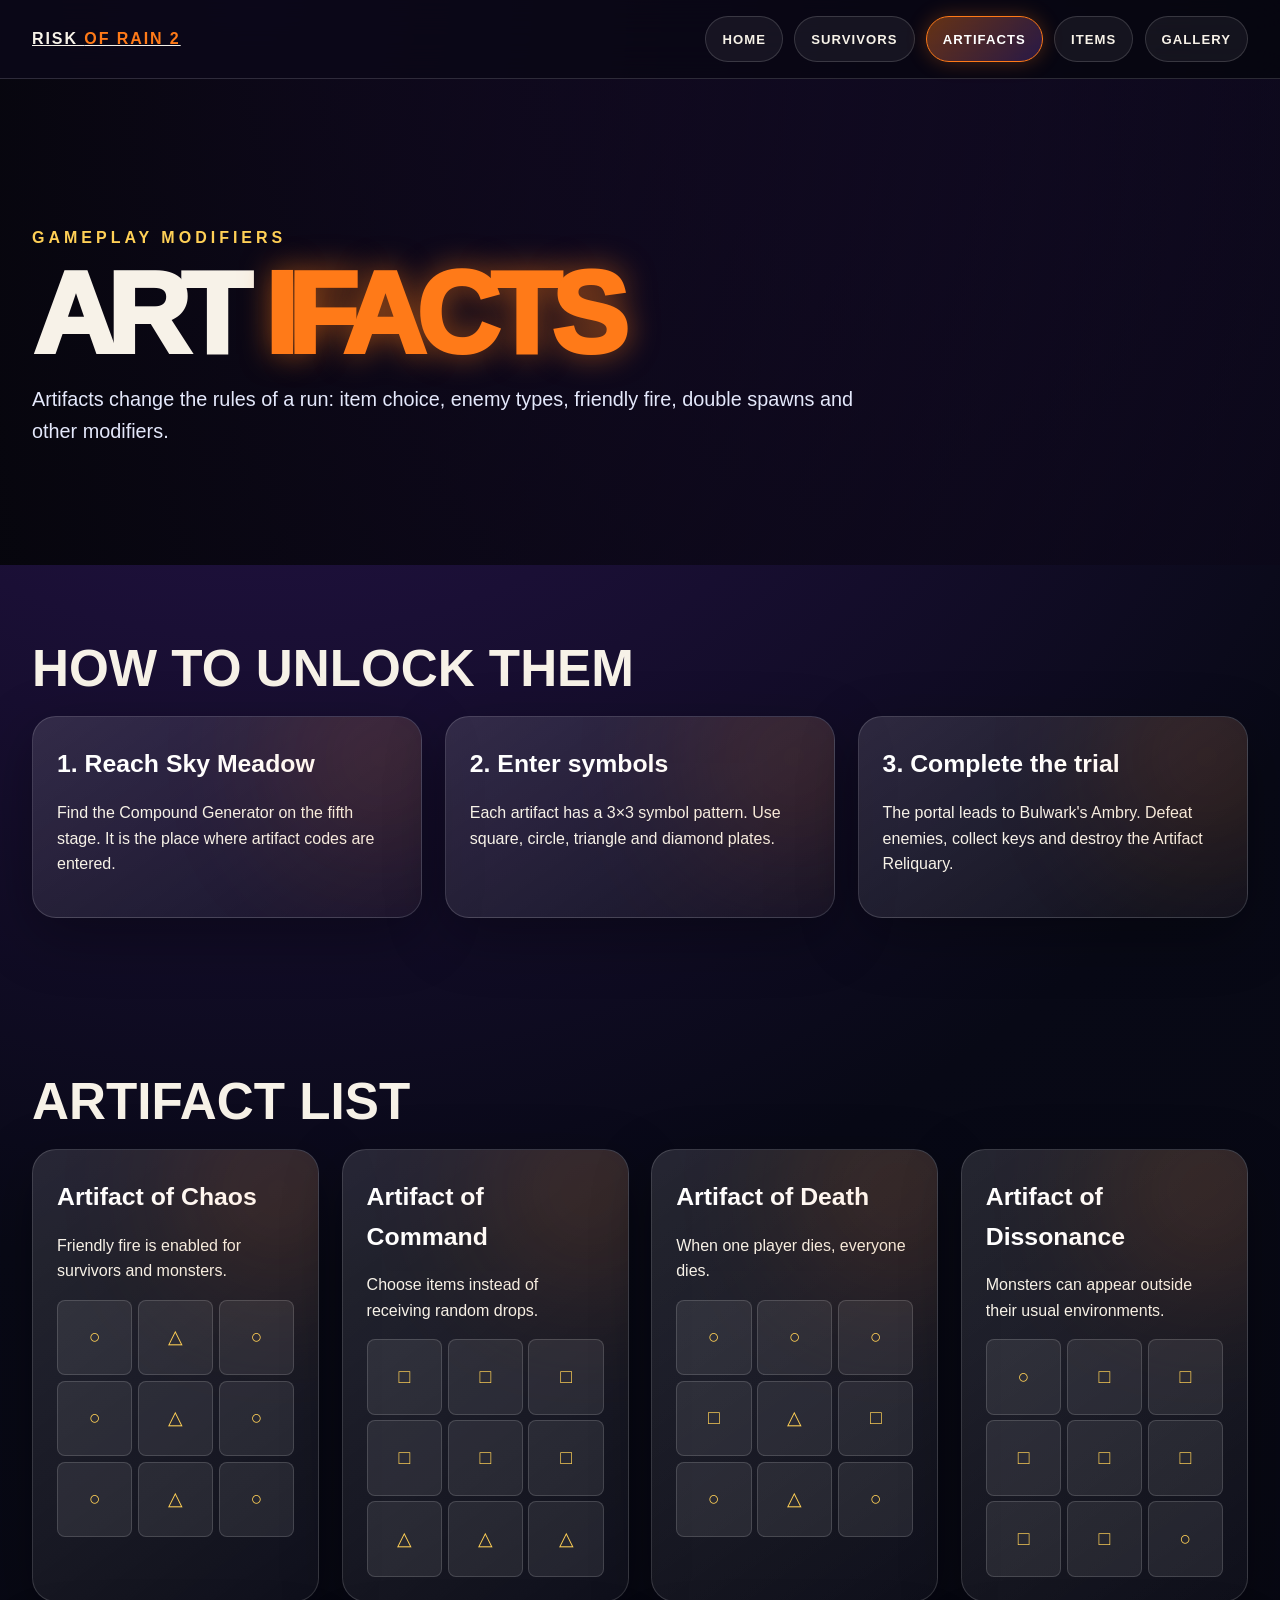
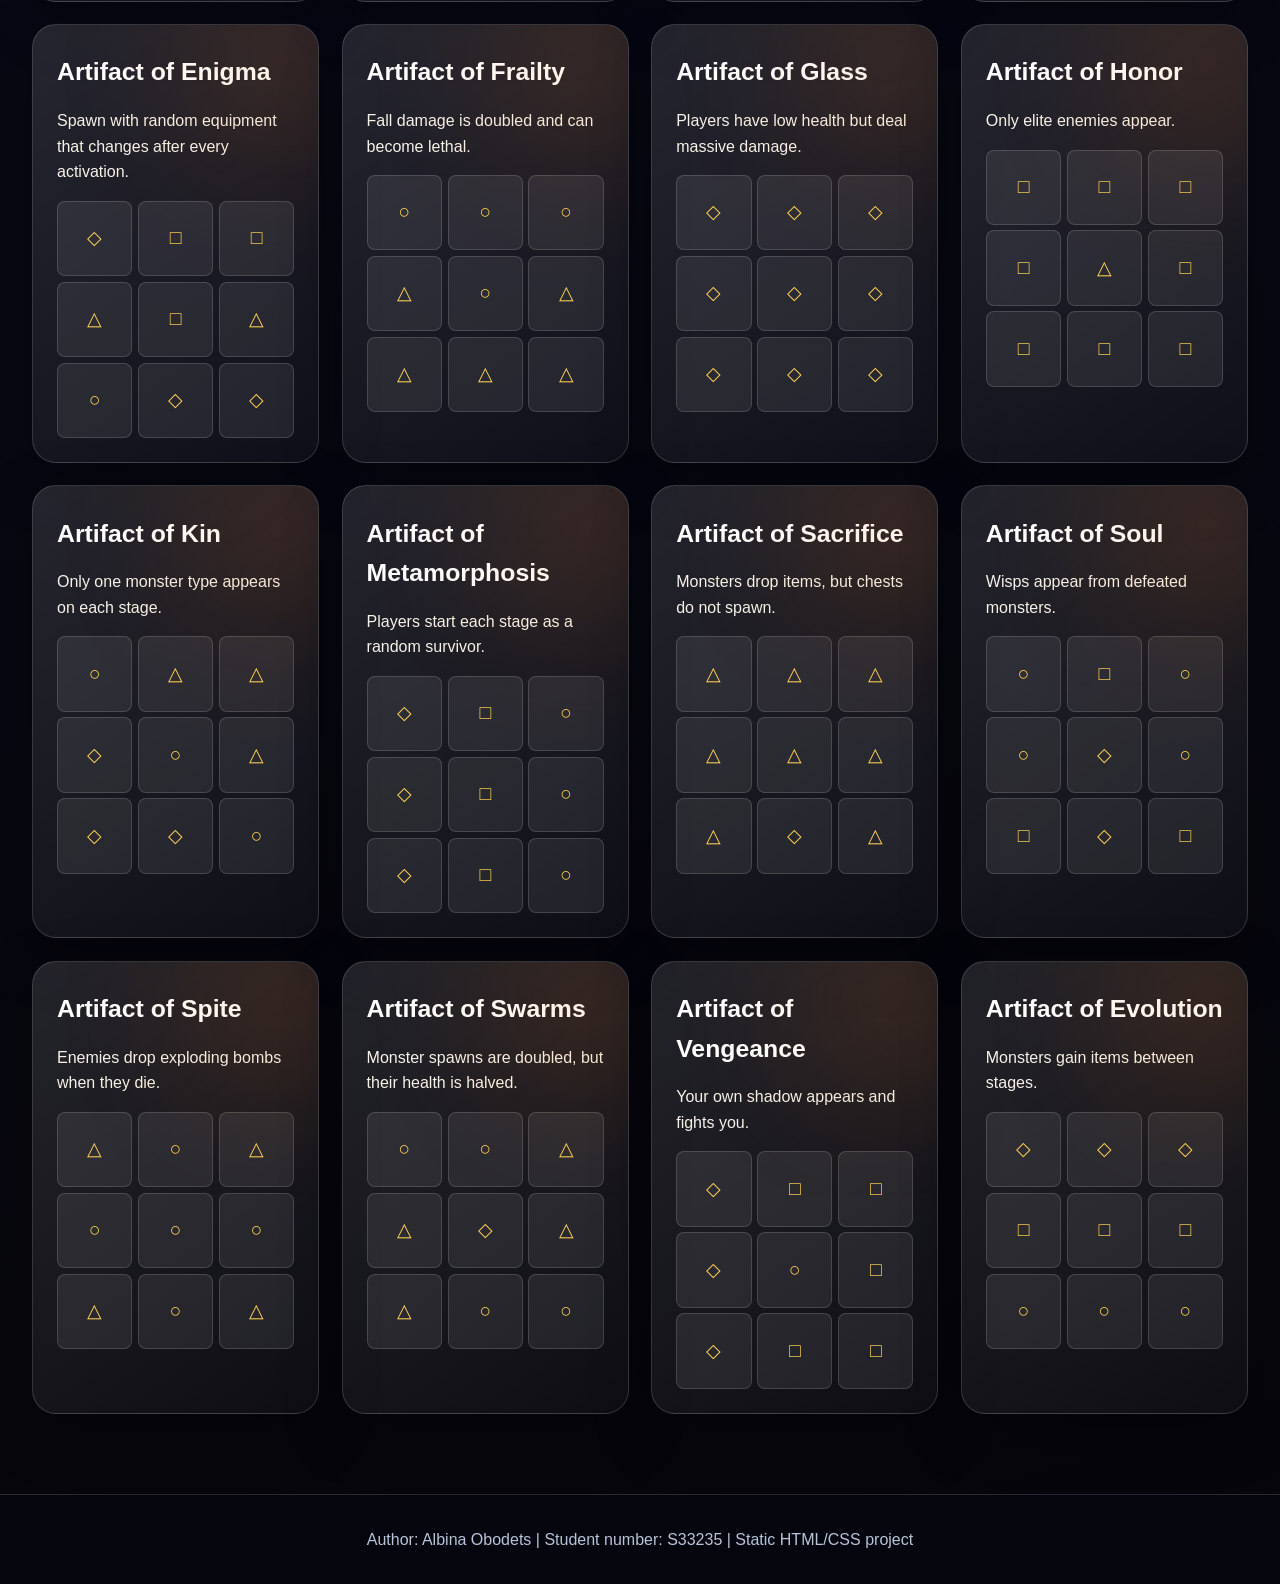
<file: artifacts.html>
<!DOCTYPE html>
<html lang="en">
 <head>
  <meta charset="utf-8"/>
  <meta content="width=device-width, initial-scale=1.0" name="viewport"/>
  <title>
   Artifacts | Risk of Rain 2
  </title>
  <link href="styles.css" rel="stylesheet"/>
 </head>
 <body>
  <a class="skip-link" href="#main-content">
   Skip to content
  </a>
  <header class="topbar">
   <nav class="nav">
    <a class="brand" href="index.html">
     RISK
     <span>
      OF RAIN 2
     </span>
    </a>
    <div class="menu">
     <a href="index.html">
      Home
     </a>
     <a href="survivors.html">
      Survivors
     </a>
     <a aria-current="page" class="active" href="artifacts.html">
      Artifacts
     </a>
     <a href="items.html">
      Items
     </a>
     <a href="gallery.html">
      Gallery
     </a>
    </div>
   </nav>
  </header>
  <main id="main-content">
   <section class="page-head">
    <div class="section">
     <p class="eyebrow">
      Gameplay modifiers
     </p>
     <h1 class="page-title">
      Art
      <span>
       ifacts
      </span>
     </h1>
     <p class="lead">
      Artifacts change the rules of a run: item choice, enemy types, friendly fire, double spawns and other modifiers.
     </p>
    </div>
   </section>
   <section class="section">
    <h2>
     How to unlock them
    </h2>
    <div class="grid cards">
     <article class="card">
      <h3>
       1. Reach Sky Meadow
      </h3>
      <p>
       Find the Compound Generator on the fifth stage. It is the place where artifact codes are entered.
      </p>
     </article>
     <article class="card">
      <h3>
       2. Enter symbols
      </h3>
      <p>
       Each artifact has a 3&times;3 symbol pattern. Use square, circle, triangle and diamond plates.
      </p>
     </article>
     <article class="card">
      <h3>
       3. Complete the trial
      </h3>
      <p>
       The portal leads to Bulwark's Ambry. Defeat enemies, collect keys and destroy the Artifact Reliquary.
      </p>
     </article>
    </div>
   </section>
   <section class="section">
    <h2>
     Artifact list
    </h2>
    <div class="grid artifact-grid">
     <article class="card">
      <h3>
       Artifact of Chaos
      </h3>
      <p>
       Friendly fire is enabled for survivors and monsters.
      </p>
      <div class="code">
       <span class="sig">
        &cir;
       </span>
       <span class="sig">
        &xutri;
       </span>
       <span class="sig">
        &cir;
       </span>
       <span class="sig">
        &cir;
       </span>
       <span class="sig">
        &xutri;
       </span>
       <span class="sig">
        &cir;
       </span>
       <span class="sig">
        &cir;
       </span>
       <span class="sig">
        &xutri;
       </span>
       <span class="sig">
        &cir;
       </span>
      </div>
     </article>
     <article class="card">
      <h3>
       Artifact of Command
      </h3>
      <p>
       Choose items instead of receiving random drops.
      </p>
      <div class="code">
       <span class="sig">
        &square;
       </span>
       <span class="sig">
        &square;
       </span>
       <span class="sig">
        &square;
       </span>
       <span class="sig">
        &square;
       </span>
       <span class="sig">
        &square;
       </span>
       <span class="sig">
        &square;
       </span>
       <span class="sig">
        &xutri;
       </span>
       <span class="sig">
        &xutri;
       </span>
       <span class="sig">
        &xutri;
       </span>
      </div>
     </article>
     <article class="card">
      <h3>
       Artifact of Death
      </h3>
      <p>
       When one player dies, everyone dies.
      </p>
      <div class="code">
       <span class="sig">
        &cir;
       </span>
       <span class="sig">
        &cir;
       </span>
       <span class="sig">
        &cir;
       </span>
       <span class="sig">
        &square;
       </span>
       <span class="sig">
        &xutri;
       </span>
       <span class="sig">
        &square;
       </span>
       <span class="sig">
        &cir;
       </span>
       <span class="sig">
        &xutri;
       </span>
       <span class="sig">
        &cir;
       </span>
      </div>
     </article>
     <article class="card">
      <h3>
       Artifact of Dissonance
      </h3>
      <p>
       Monsters can appear outside their usual environments.
      </p>
      <div class="code">
       <span class="sig">
        &cir;
       </span>
       <span class="sig">
        &square;
       </span>
       <span class="sig">
        &square;
       </span>
       <span class="sig">
        &square;
       </span>
       <span class="sig">
        &square;
       </span>
       <span class="sig">
        &square;
       </span>
       <span class="sig">
        &square;
       </span>
       <span class="sig">
        &square;
       </span>
       <span class="sig">
        &cir;
       </span>
      </div>
     </article>
     <article class="card">
      <h3>
       Artifact of Enigma
      </h3>
      <p>
       Spawn with random equipment that changes after every activation.
      </p>
      <div class="code">
       <span class="sig">
        ◇
       </span>
       <span class="sig">
        &square;
       </span>
       <span class="sig">
        &square;
       </span>
       <span class="sig">
        &xutri;
       </span>
       <span class="sig">
        &square;
       </span>
       <span class="sig">
        &xutri;
       </span>
       <span class="sig">
        &cir;
       </span>
       <span class="sig">
        ◇
       </span>
       <span class="sig">
        ◇
       </span>
      </div>
     </article>
     <article class="card">
      <h3>
       Artifact of Frailty
      </h3>
      <p>
       Fall damage is doubled and can become lethal.
      </p>
      <div class="code">
       <span class="sig">
        &cir;
       </span>
       <span class="sig">
        &cir;
       </span>
       <span class="sig">
        &cir;
       </span>
       <span class="sig">
        &xutri;
       </span>
       <span class="sig">
        &cir;
       </span>
       <span class="sig">
        &xutri;
       </span>
       <span class="sig">
        &xutri;
       </span>
       <span class="sig">
        &xutri;
       </span>
       <span class="sig">
        &xutri;
       </span>
      </div>
     </article>
     <article class="card">
      <h3>
       Artifact of Glass
      </h3>
      <p>
       Players have low health but deal massive damage.
      </p>
      <div class="code">
       <span class="sig">
        ◇
       </span>
       <span class="sig">
        ◇
       </span>
       <span class="sig">
        ◇
       </span>
       <span class="sig">
        ◇
       </span>
       <span class="sig">
        ◇
       </span>
       <span class="sig">
        ◇
       </span>
       <span class="sig">
        ◇
       </span>
       <span class="sig">
        ◇
       </span>
       <span class="sig">
        ◇
       </span>
      </div>
     </article>
     <article class="card">
      <h3>
       Artifact of Honor
      </h3>
      <p>
       Only elite enemies appear.
      </p>
      <div class="code">
       <span class="sig">
        &square;
       </span>
       <span class="sig">
        &square;
       </span>
       <span class="sig">
        &square;
       </span>
       <span class="sig">
        &square;
       </span>
       <span class="sig">
        &xutri;
       </span>
       <span class="sig">
        &square;
       </span>
       <span class="sig">
        &square;
       </span>
       <span class="sig">
        &square;
       </span>
       <span class="sig">
        &square;
       </span>
      </div>
     </article>
     <article class="card">
      <h3>
       Artifact of Kin
      </h3>
      <p>
       Only one monster type appears on each stage.
      </p>
      <div class="code">
       <span class="sig">
        &cir;
       </span>
       <span class="sig">
        &xutri;
       </span>
       <span class="sig">
        &xutri;
       </span>
       <span class="sig">
        ◇
       </span>
       <span class="sig">
        &cir;
       </span>
       <span class="sig">
        &xutri;
       </span>
       <span class="sig">
        ◇
       </span>
       <span class="sig">
        ◇
       </span>
       <span class="sig">
        &cir;
       </span>
      </div>
     </article>
     <article class="card">
      <h3>
       Artifact of Metamorphosis
      </h3>
      <p>
       Players start each stage as a random survivor.
      </p>
      <div class="code">
       <span class="sig">
        ◇
       </span>
       <span class="sig">
        &square;
       </span>
       <span class="sig">
        &cir;
       </span>
       <span class="sig">
        ◇
       </span>
       <span class="sig">
        &square;
       </span>
       <span class="sig">
        &cir;
       </span>
       <span class="sig">
        ◇
       </span>
       <span class="sig">
        &square;
       </span>
       <span class="sig">
        &cir;
       </span>
      </div>
     </article>
     <article class="card">
      <h3>
       Artifact of Sacrifice
      </h3>
      <p>
       Monsters drop items, but chests do not spawn.
      </p>
      <div class="code">
       <span class="sig">
        &xutri;
       </span>
       <span class="sig">
        &xutri;
       </span>
       <span class="sig">
        &xutri;
       </span>
       <span class="sig">
        &xutri;
       </span>
       <span class="sig">
        &xutri;
       </span>
       <span class="sig">
        &xutri;
       </span>
       <span class="sig">
        &xutri;
       </span>
       <span class="sig">
        ◇
       </span>
       <span class="sig">
        &xutri;
       </span>
      </div>
     </article>
     <article class="card">
      <h3>
       Artifact of Soul
      </h3>
      <p>
       Wisps appear from defeated monsters.
      </p>
      <div class="code">
       <span class="sig">
        &cir;
       </span>
       <span class="sig">
        &square;
       </span>
       <span class="sig">
        &cir;
       </span>
       <span class="sig">
        &cir;
       </span>
       <span class="sig">
        ◇
       </span>
       <span class="sig">
        &cir;
       </span>
       <span class="sig">
        &square;
       </span>
       <span class="sig">
        ◇
       </span>
       <span class="sig">
        &square;
       </span>
      </div>
     </article>
     <article class="card">
      <h3>
       Artifact of Spite
      </h3>
      <p>
       Enemies drop exploding bombs when they die.
      </p>
      <div class="code">
       <span class="sig">
        &xutri;
       </span>
       <span class="sig">
        &cir;
       </span>
       <span class="sig">
        &xutri;
       </span>
       <span class="sig">
        &cir;
       </span>
       <span class="sig">
        &cir;
       </span>
       <span class="sig">
        &cir;
       </span>
       <span class="sig">
        &xutri;
       </span>
       <span class="sig">
        &cir;
       </span>
       <span class="sig">
        &xutri;
       </span>
      </div>
     </article>
     <article class="card">
      <h3>
       Artifact of Swarms
      </h3>
      <p>
       Monster spawns are doubled, but their health is halved.
      </p>
      <div class="code">
       <span class="sig">
        &cir;
       </span>
       <span class="sig">
        &cir;
       </span>
       <span class="sig">
        &xutri;
       </span>
       <span class="sig">
        &xutri;
       </span>
       <span class="sig">
        ◇
       </span>
       <span class="sig">
        &xutri;
       </span>
       <span class="sig">
        &xutri;
       </span>
       <span class="sig">
        &cir;
       </span>
       <span class="sig">
        &cir;
       </span>
      </div>
     </article>
     <article class="card">
      <h3>
       Artifact of Vengeance
      </h3>
      <p>
       Your own shadow appears and fights you.
      </p>
      <div class="code">
       <span class="sig">
        ◇
       </span>
       <span class="sig">
        &square;
       </span>
       <span class="sig">
        &square;
       </span>
       <span class="sig">
        ◇
       </span>
       <span class="sig">
        &cir;
       </span>
       <span class="sig">
        &square;
       </span>
       <span class="sig">
        ◇
       </span>
       <span class="sig">
        &square;
       </span>
       <span class="sig">
        &square;
       </span>
      </div>
     </article>
     <article class="card">
      <h3>
       Artifact of Evolution
      </h3>
      <p>
       Monsters gain items between stages.
      </p>
      <div class="code">
       <span class="sig">
        ◇
       </span>
       <span class="sig">
        ◇
       </span>
       <span class="sig">
        ◇
       </span>
       <span class="sig">
        &square;
       </span>
       <span class="sig">
        &square;
       </span>
       <span class="sig">
        &square;
       </span>
       <span class="sig">
        &cir;
       </span>
       <span class="sig">
        &cir;
       </span>
       <span class="sig">
        &cir;
       </span>
      </div>
     </article>
    </div>
   </section>
  </main>
  <footer>
   Author: Albina Obodets | Student number: S33235 | Static HTML/CSS project
  </footer>
 </body>
</html>
</file>
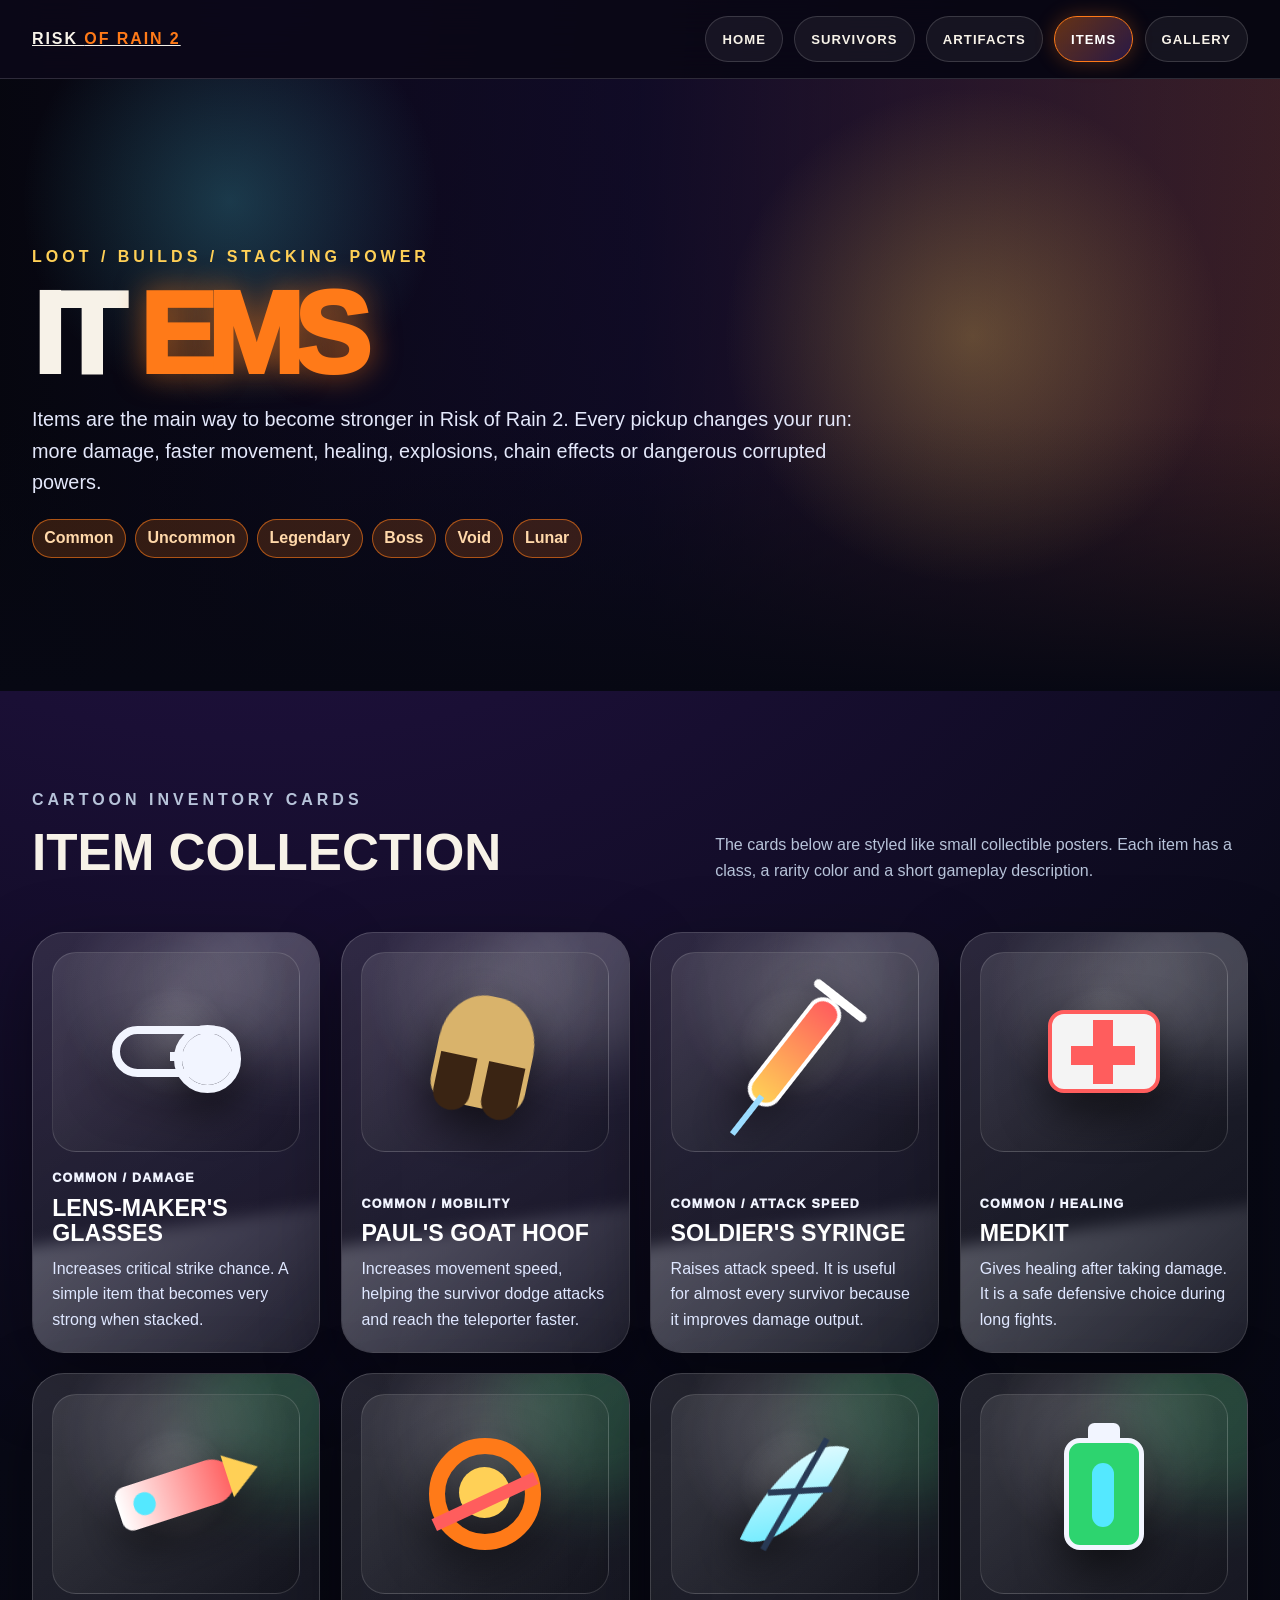
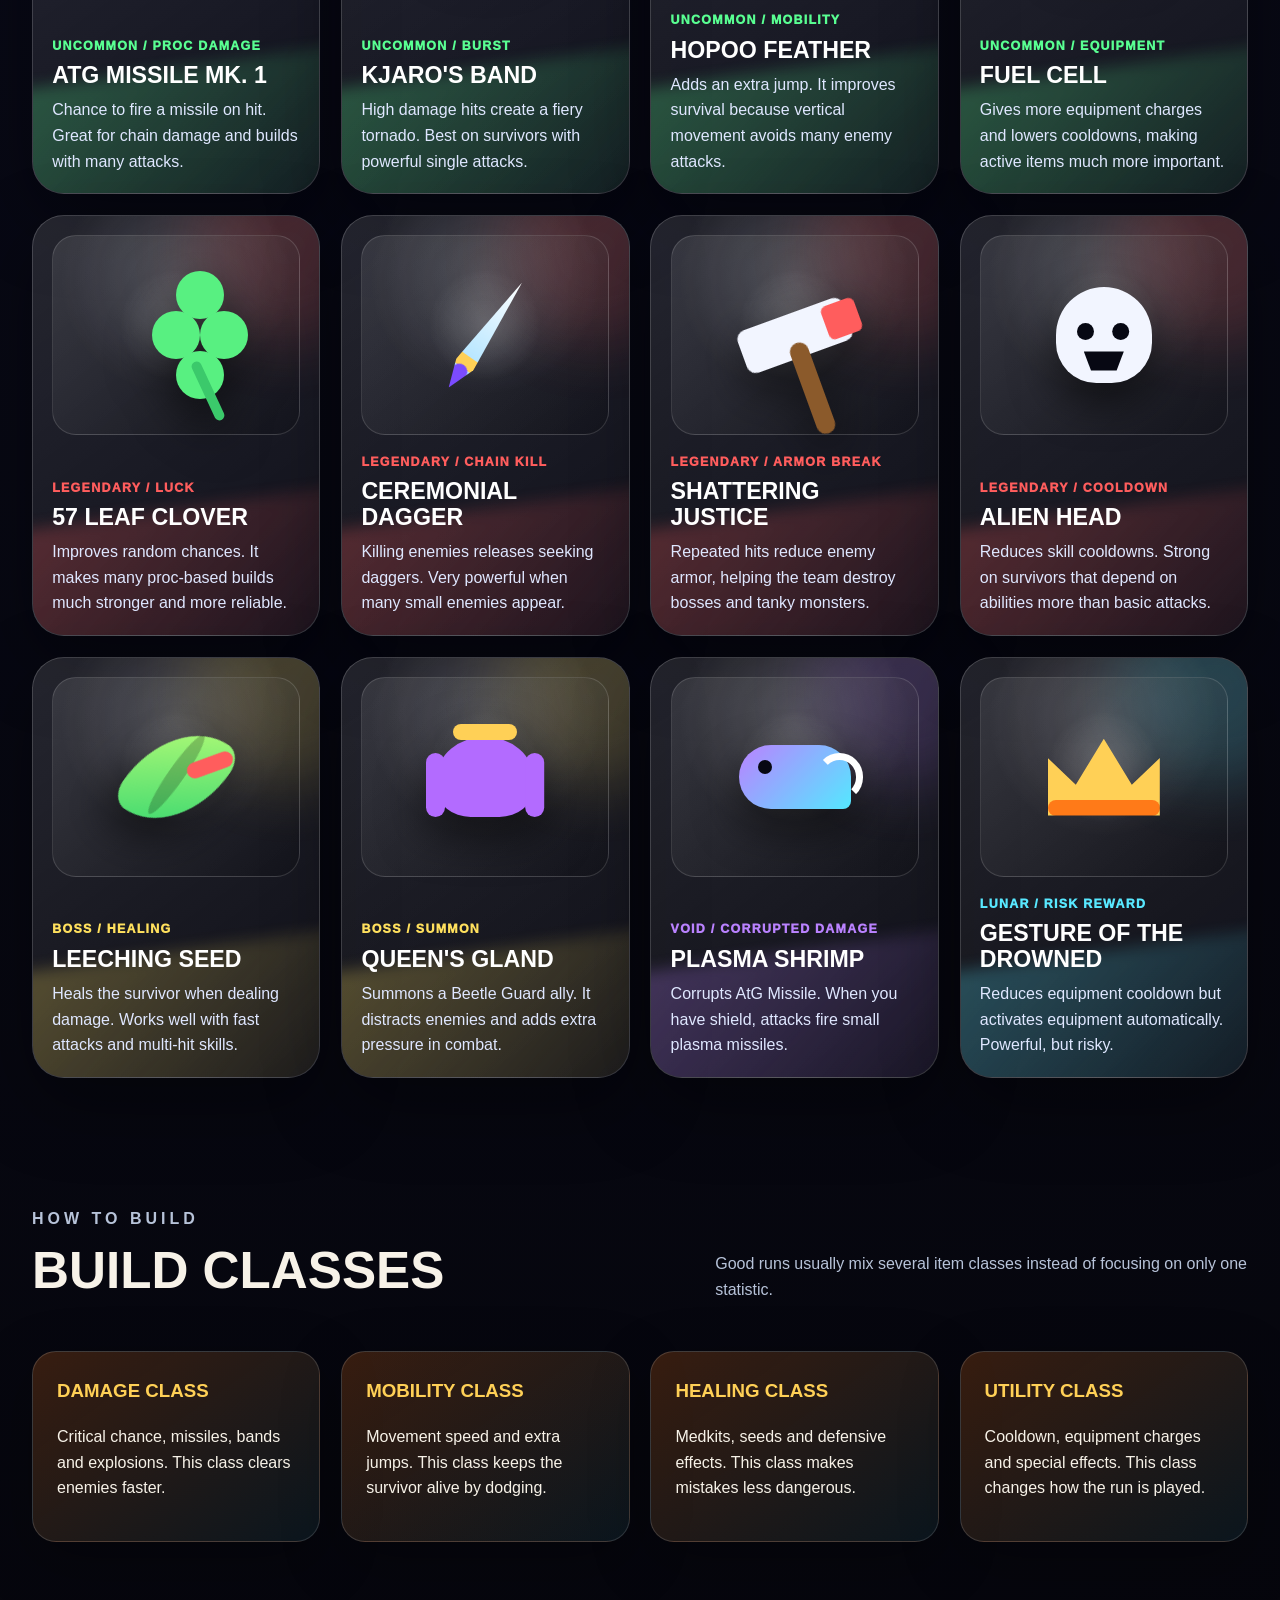
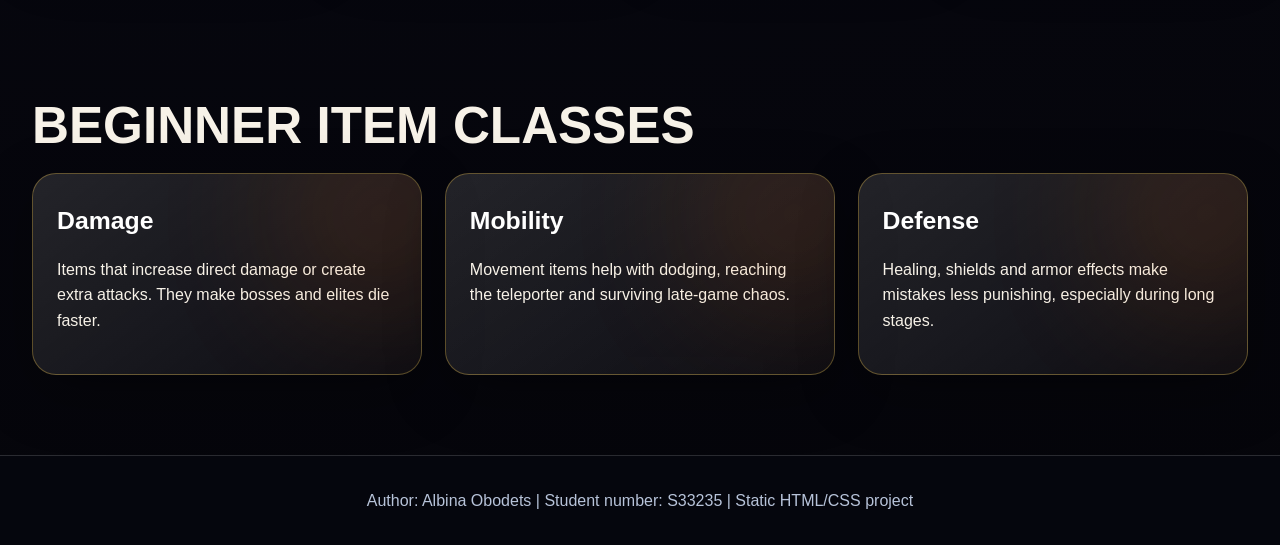
<file: items.html>
<!DOCTYPE html>
<html lang="en">
 <head>
  <meta charset="utf-8"/>
  <meta content="width=device-width, initial-scale=1.0" name="viewport"/>
  <title>
   Items | Risk of Rain 2
  </title>
  <link href="styles.css" rel="stylesheet"/>
 </head>
 <body>
  <a class="skip-link" href="#main-content">
   Skip to content
  </a>
  <header class="topbar">
   <nav class="nav">
    <a class="brand" href="index.html">
     RISK
     <span>
      OF RAIN 2
     </span>
    </a>
    <div class="menu">
     <a href="index.html">
      Home
     </a>
     <a href="survivors.html">
      Survivors
     </a>
     <a href="artifacts.html">
      Artifacts
     </a>
     <a aria-current="page" class="active" href="items.html">
      Items
     </a>
     <a href="gallery.html">
      Gallery
     </a>
    </div>
   </nav>
  </header>
  <main id="main-content">
   <section class="items-hero">
    <div class="section items-hero-inner">
     <p class="eyebrow">
      Loot / builds / stacking power
     </p>
     <h1 class="page-title">
      It
      <span>
       ems
      </span>
     </h1>
     <p class="lead">
      Items are the main way to become stronger in Risk of Rain 2. Every pickup changes your run:
                more damage, faster movement, healing, explosions, chain effects or dangerous corrupted powers.
     </p>
     <div class="tags">
      <span class="tag">
       Common
      </span>
      <span class="tag">
       Uncommon
      </span>
      <span class="tag">
       Legendary
      </span>
      <span class="tag">
       Boss
      </span>
      <span class="tag">
       Void
      </span>
      <span class="tag">
       Lunar
      </span>
     </div>
    </div>
   </section>
   <section class="section">
    <div class="split-title">
     <div>
      <p class="eyebrow">
       Cartoon inventory cards
      </p>
      <h2>
       Item collection
      </h2>
     </div>
     <p>
      The cards below are styled like small collectible posters. Each item has a class,
                a rarity color and a short gameplay description.
     </p>
    </div>
    <div class="toon-items-grid">
     <article class="toon-item common">
      <div class="item-art glasses">
       <span>
       </span>
      </div>
      <div class="item-info">
       <p class="item-class">
        Common / Damage
       </p>
       <h3>
        Lens-Maker's Glasses
       </h3>
       <p>
        Increases critical strike chance. A simple item that becomes very strong when stacked.
       </p>
      </div>
     </article>
     <article class="toon-item common">
      <div class="item-art hooves">
       <span>
       </span>
      </div>
      <div class="item-info">
       <p class="item-class">
        Common / Mobility
       </p>
       <h3>
        Paul's Goat Hoof
       </h3>
       <p>
        Increases movement speed, helping the survivor dodge attacks and reach the teleporter faster.
       </p>
      </div>
     </article>
     <article class="toon-item common">
      <div class="item-art syringe">
       <span>
       </span>
      </div>
      <div class="item-info">
       <p class="item-class">
        Common / Attack Speed
       </p>
       <h3>
        Soldier's Syringe
       </h3>
       <p>
        Raises attack speed. It is useful for almost every survivor because it improves damage output.
       </p>
      </div>
     </article>
     <article class="toon-item common">
      <div class="item-art medkit">
       <span>
       </span>
      </div>
      <div class="item-info">
       <p class="item-class">
        Common / Healing
       </p>
       <h3>
        Medkit
       </h3>
       <p>
        Gives healing after taking damage. It is a safe defensive choice during long fights.
       </p>
      </div>
     </article>
     <article class="toon-item uncommon">
      <div class="item-art missile">
       <span>
       </span>
      </div>
      <div class="item-info">
       <p class="item-class">
        Uncommon / Proc Damage
       </p>
       <h3>
        AtG Missile Mk. 1
       </h3>
       <p>
        Chance to fire a missile on hit. Great for chain damage and builds with many attacks.
       </p>
      </div>
     </article>
     <article class="toon-item uncommon">
      <div class="item-art band">
       <span>
       </span>
      </div>
      <div class="item-info">
       <p class="item-class">
        Uncommon / Burst
       </p>
       <h3>
        Kjaro's Band
       </h3>
       <p>
        High damage hits create a fiery tornado. Best on survivors with powerful single attacks.
       </p>
      </div>
     </article>
     <article class="toon-item uncommon">
      <div class="item-art feather">
       <span>
       </span>
      </div>
      <div class="item-info">
       <p class="item-class">
        Uncommon / Mobility
       </p>
       <h3>
        Hopoo Feather
       </h3>
       <p>
        Adds an extra jump. It improves survival because vertical movement avoids many enemy attacks.
       </p>
      </div>
     </article>
     <article class="toon-item uncommon">
      <div class="item-art fuel">
       <span>
       </span>
      </div>
      <div class="item-info">
       <p class="item-class">
        Uncommon / Equipment
       </p>
       <h3>
        Fuel Cell
       </h3>
       <p>
        Gives more equipment charges and lowers cooldowns, making active items much more important.
       </p>
      </div>
     </article>
     <article class="toon-item legendary">
      <div class="item-art clover">
       <span>
       </span>
      </div>
      <div class="item-info">
       <p class="item-class">
        Legendary / Luck
       </p>
       <h3>
        57 Leaf Clover
       </h3>
       <p>
        Improves random chances. It makes many proc-based builds much stronger and more reliable.
       </p>
      </div>
     </article>
     <article class="toon-item legendary">
      <div class="item-art dagger">
       <span>
       </span>
      </div>
      <div class="item-info">
       <p class="item-class">
        Legendary / Chain Kill
       </p>
       <h3>
        Ceremonial Dagger
       </h3>
       <p>
        Killing enemies releases seeking daggers. Very powerful when many small enemies appear.
       </p>
      </div>
     </article>
     <article class="toon-item legendary">
      <div class="item-art hammer">
       <span>
       </span>
      </div>
      <div class="item-info">
       <p class="item-class">
        Legendary / Armor Break
       </p>
       <h3>
        Shattering Justice
       </h3>
       <p>
        Repeated hits reduce enemy armor, helping the team destroy bosses and tanky monsters.
       </p>
      </div>
     </article>
     <article class="toon-item legendary">
      <div class="item-art skull">
       <span>
       </span>
      </div>
      <div class="item-info">
       <p class="item-class">
        Legendary / Cooldown
       </p>
       <h3>
        Alien Head
       </h3>
       <p>
        Reduces skill cooldowns. Strong on survivors that depend on abilities more than basic attacks.
       </p>
      </div>
     </article>
     <article class="toon-item boss">
      <div class="item-art seed">
       <span>
       </span>
      </div>
      <div class="item-info">
       <p class="item-class">
        Boss / Healing
       </p>
       <h3>
        Leeching Seed
       </h3>
       <p>
        Heals the survivor when dealing damage. Works well with fast attacks and multi-hit skills.
       </p>
      </div>
     </article>
     <article class="toon-item boss">
      <div class="item-art queen">
       <span>
       </span>
      </div>
      <div class="item-info">
       <p class="item-class">
        Boss / Summon
       </p>
       <h3>
        Queen's Gland
       </h3>
       <p>
        Summons a Beetle Guard ally. It distracts enemies and adds extra pressure in combat.
       </p>
      </div>
     </article>
     <article class="toon-item void">
      <div class="item-art shrimp">
       <span>
       </span>
      </div>
      <div class="item-info">
       <p class="item-class">
        Void / Corrupted Damage
       </p>
       <h3>
        Plasma Shrimp
       </h3>
       <p>
        Corrupts AtG Missile. When you have shield, attacks fire small plasma missiles.
       </p>
      </div>
     </article>
     <article class="toon-item lunar">
      <div class="item-art crown">
       <span>
       </span>
      </div>
      <div class="item-info">
       <p class="item-class">
        Lunar / Risk Reward
       </p>
       <h3>
        Gesture of the Drowned
       </h3>
       <p>
        Reduces equipment cooldown but activates equipment automatically. Powerful, but risky.
       </p>
      </div>
     </article>
    </div>
   </section>
   <section class="section build-section">
    <div class="split-title">
     <div>
      <p class="eyebrow">
       How to build
      </p>
      <h2>
       Build classes
      </h2>
     </div>
     <p>
      Good runs usually mix several item classes instead of focusing on only one statistic.
     </p>
    </div>
    <div class="build-grid">
     <article class="build-card">
      <h3>
       Damage class
      </h3>
      <p>
       Critical chance, missiles, bands and explosions. This class clears enemies faster.
      </p>
     </article>
     <article class="build-card">
      <h3>
       Mobility class
      </h3>
      <p>
       Movement speed and extra jumps. This class keeps the survivor alive by dodging.
      </p>
     </article>
     <article class="build-card">
      <h3>
       Healing class
      </h3>
      <p>
       Medkits, seeds and defensive effects. This class makes mistakes less dangerous.
      </p>
     </article>
     <article class="build-card">
      <h3>
       Utility class
      </h3>
      <p>
       Cooldown, equipment charges and special effects. This class changes how the run is played.
      </p>
     </article>
    </div>
   </section>
   <section class="section item-tips">
    <h2>
     Beginner item classes
    </h2>
    <div class="grid cards">
     <article class="card">
      <h3>
       Damage
      </h3>
      <p>
       Items that increase direct damage or create extra attacks. They make bosses and elites die faster.
      </p>
     </article>
     <article class="card">
      <h3>
       Mobility
      </h3>
      <p>
       Movement items help with dodging, reaching the teleporter and surviving late-game chaos.
      </p>
     </article>
     <article class="card">
      <h3>
       Defense
      </h3>
      <p>
       Healing, shields and armor effects make mistakes less punishing, especially during long stages.
      </p>
     </article>
    </div>
   </section>
  </main>
  <footer>
   Author: Albina Obodets | Student number: S33235 | Static HTML/CSS project
  </footer>
 </body>
</html>
</file>
<file: styles.css>
:root{--bg:#070813;--panel:#111528;--ink:#f7f2e8;--muted:#b7c3d9;--orange:#ff7a18;--gold:#ffd056;--violet:#9b5cff;--cyan:#54e8ff;--green:#80ff72;--line:rgba(255,255,255,.15)}*{box-sizing:border-box}html{scroll-behavior:smooth}body{margin:0;background:radial-gradient(circle at 20% 0,#2c1554 0,#080916 38%,#05050a 100%);color:var(--ink);font-family:Inter,Arial,sans-serif;line-height:1.6}a{color:inherit}img{max-width:100%;display:block}.topbar{position:sticky;top:0;z-index:10;background:rgba(5,6,13,.82);backdrop-filter:blur(18px);border-bottom:1px solid var(--line)}.nav{max-width:1480px;margin:auto;display:flex;align-items:center;justify-content:space-between;padding:1rem 2rem}.brand{font-weight:900;letter-spacing:.12em;text-transform:uppercase}.brand span{color:var(--orange)}.menu{display:flex;gap:.7rem;flex-wrap:wrap}.menu a,.btn{border:1px solid var(--line);padding:.72rem 1rem;text-decoration:none;text-transform:uppercase;font-weight:800;font-size:.82rem;letter-spacing:.08em;background:rgba(255,255,255,.06);transition:.25s;border-radius:999px}.menu a:hover,.btn:hover{transform:translateY(-3px);box-shadow:0 0 28px rgba(255,122,24,.45);border-color:var(--orange);background:linear-gradient(135deg,var(--orange),var(--violet))}.hero{min-height:82vh;display:grid;place-items:center;position:relative;overflow:hidden;background:linear-gradient(90deg,rgba(5,5,10,.92),rgba(20,5,40,.45)),url('https://assets.2k.com/1a6ngf98576c/63GltSrTi48vdhySPsuGP9/0fd98209a2336e684f8264e0e9fa1af7/ror2ss03-768x432.jpg') center/cover no-repeat}.hero:before{content:"";position:absolute;inset:-20%;background:radial-gradient(circle at 75% 20%,rgba(255,122,24,.5),transparent 18%),radial-gradient(circle at 28% 70%,rgba(84,232,255,.28),transparent 22%);animation:pulse 7s infinite alternate}.hero-inner{position:relative;max-width:1480px;width:100%;padding:5vw 2rem;display:grid;grid-template-columns:1.05fr .95fr;gap:3rem;align-items:center}.eyebrow{color:var(--gold);font-weight:900;letter-spacing:.25em;text-transform:uppercase}.hero h1,.page-title{font-size:clamp(3.5rem,9vw,10rem);line-height:.85;margin:.4rem 0;text-transform:uppercase;font-weight:1000;letter-spacing:-.08em}.hero h1 span,.page-title span{color:var(--orange);text-shadow:0 0 30px rgba(255,122,24,.55)}.lead{font-size:clamp(1.1rem,1.55vw,1.6rem);color:#e4e8fb;max-width:850px}.hero-card{background:linear-gradient(145deg,rgba(255,255,255,.14),rgba(255,255,255,.04));border:1px solid var(--line);border-radius:2rem;padding:1rem;box-shadow:0 35px 100px rgba(0,0,0,.55);transform:rotate(2deg)}.hero-card img{border-radius:1.4rem;min-height:360px;object-fit:cover}.section{max-width:1480px;margin:auto;padding:5rem 2rem}.section h2{font-size:clamp(2.1rem,4vw,5rem);line-height:.95;margin:0 0 1.4rem;text-transform:uppercase}.grid{display:grid;gap:1.4rem}.cards{grid-template-columns:repeat(3,minmax(0,1fr))}.card{background:linear-gradient(145deg,rgba(255,255,255,.12),rgba(255,255,255,.035));border:1px solid var(--line);border-radius:1.5rem;padding:1.5rem;box-shadow:0 18px 60px rgba(0,0,0,.32);position:relative;overflow:hidden}.card:before{content:"";position:absolute;width:160px;height:160px;border-radius:50%;background:var(--orange);filter:blur(80px);opacity:.24;right:-40px;top:-40px}.card h3{font-size:1.55rem;margin:.2rem 0;color:#fff}.media-grid{grid-template-columns:2fr 1fr 1fr}.shot{min-height:260px;border-radius:1.5rem;background:center/cover no-repeat;border:1px solid var(--line);position:relative;overflow:hidden}.shot.big{grid-row:span 2;min-height:560px}.shot p{position:absolute;left:1rem;bottom:1rem;margin:0;padding:.5rem .8rem;background:rgba(0,0,0,.6);border-radius:999px;font-weight:800}.page-head{min-height:54vh;display:flex;align-items:end;background:linear-gradient(90deg,rgba(5,5,10,.92),rgba(12,6,23,.45)),url('https://assets.2k.com/1a6ngf98576c/6zbjAyc7hPGGCh6ACGHiG7/945b8cf5070abdf0c11f0f72a9c87060/ror2ss04-768x432.jpg') center/cover no-repeat}.page-head .section{width:100%;padding-bottom:3rem}.survivor-layout{display:grid;grid-template-columns:310px 1fr;gap:2rem}.survivor-nav{position:sticky;top:96px;align-self:start;display:grid;gap:.7rem}.survivor-nav a{padding:1rem 1.2rem;background:#ece4d7;color:#121018;text-decoration:none;font-weight:1000;text-transform:uppercase;font-size:1.25rem;border-left:.55rem solid transparent;transition:.2s}.survivor-nav a:hover{background:var(--orange);color:#fff;border-left-color:#fff;transform:translateX(8px)}.survivor{min-height:620px;display:grid;grid-template-columns:.9fr 1.1fr;gap:2rem;align-items:center;margin-bottom:2rem;padding:2rem;border-radius:2rem;background:linear-gradient(135deg,rgba(255,116,24,.18),rgba(84,232,255,.08));border:1px solid var(--line);overflow:hidden}.survivor h2{font-size:clamp(3rem,6vw,7rem);letter-spacing:-.07em}.survivor img{max-height:520px;margin:auto;filter:drop-shadow(0 20px 45px rgba(0,0,0,.65))}.tags{display:flex;gap:.6rem;flex-wrap:wrap}.tag{background:rgba(255,122,24,.18);border:1px solid rgba(255,122,24,.6);padding:.35rem .7rem;border-radius:999px;font-weight:800;color:#ffd8aa}.artifact-grid{grid-template-columns:repeat(4,minmax(0,1fr))}.code{display:grid;grid-template-columns:repeat(3,1fr);gap:.35rem;margin-top:1rem}.sig{aspect-ratio:1;display:grid;place-items:center;background:rgba(255,255,255,.08);border:1px solid var(--line);border-radius:.5rem;color:var(--gold);font-size:1.2rem}.item-grid{grid-template-columns:repeat(4,minmax(0,1fr))}.item-card{min-height:190px}.rarity{display:inline-block;width:.85rem;height:.85rem;border-radius:50%;margin-right:.4rem}.white{background:#e9edf7}.green{background:#58f081}.red{background:#ff5d5d}.yellow{background:#ffe05d}.purple{background:#ba82ff}.map-wrap{background:#0d1020;padding:1rem;border-radius:2rem;border:1px solid var(--line)}footer{padding:2rem;text-align:center;color:var(--muted);border-top:1px solid var(--line);background:#05060d}.notice{background:rgba(255,208,86,.12);border:1px solid rgba(255,208,86,.45);padding:1rem;border-radius:1rem;color:#fff}@keyframes pulse{to{transform:scale(1.08) rotate(3deg);opacity:.75}}@media(max-width:850px){.hero-inner,.survivor-layout,.survivor{grid-template-columns:1fr}.cards,.media-grid,.artifact-grid,.item-grid{grid-template-columns:1fr}.shot.big{min-height:320px}.nav{align-items:flex-start;flex-direction:column}.hero h1,.page-title{font-size:3.8rem}.survivor-nav{position:static}.hero-card img{min-height:240px}}


/* =========================
   NEW ITEMS PAGE - cartoon inventory cards
   Only affects items.html
========================= */

.items-hero{
    min-height:68vh;
    display:flex;
    align-items:flex-end;
    position:relative;
    overflow:hidden;
    background:
        linear-gradient(90deg,rgba(5,6,13,.96),rgba(8,8,24,.68),rgba(255,122,24,.16)),
        url('https://assets.2k.com/1a6ngf98576c/4bVHNI47noTgmGVvnGJEDx/e10779722f8976d04fa8262e902ad7f9/RoR2_SotS_KeyArt_16x9.jpg') center/cover no-repeat;
}
.items-hero:before{
    content:"";
    position:absolute;
    inset:0;
    background:
        radial-gradient(circle at 18% 20%,rgba(84,232,255,.22),transparent 18%),
        radial-gradient(circle at 76% 42%,rgba(255,208,86,.28),transparent 24%),
        linear-gradient(0deg,rgba(7,8,19,1),transparent 45%);
    animation:pulse 8s infinite alternate;
}
.items-hero-inner{
    position:relative;
    width:100%;
    padding-bottom:4rem;
}

.split-title{
    display:grid;
    grid-template-columns:1.1fr .9fr;
    gap:2rem;
    align-items:end;
    margin-bottom:2rem;
}
.split-title p{
    color:var(--muted);
    max-width:680px;
}

.toon-items-grid{
    display:grid;
    grid-template-columns:repeat(4,minmax(0,1fr));
    gap:1.3rem;
}
.toon-item{
    min-height:420px;
    display:flex;
    flex-direction:column;
    justify-content:space-between;
    position:relative;
    overflow:hidden;
    padding:1.2rem;
    border-radius:2rem;
    border:1px solid rgba(255,255,255,.18);
    background:
        linear-gradient(145deg,rgba(255,255,255,.12),rgba(255,255,255,.04)),
        radial-gradient(circle at 50% 15%,rgba(255,255,255,.18),transparent 30%);
    box-shadow:0 25px 75px rgba(0,0,0,.38);
    transition:.28s ease;
}
.toon-item:before{
    content:"";
    position:absolute;
    inset:auto -20% -25% -20%;
    height:55%;
    background:linear-gradient(135deg,var(--rarity),transparent);
    opacity:.28;
    filter:blur(8px);
    transform:skewY(-8deg);
}
.toon-item:after{
    content:"";
    position:absolute;
    width:12rem;
    height:12rem;
    border-radius:50%;
    top:-4rem;
    right:-4rem;
    background:var(--rarity);
    opacity:.18;
    filter:blur(2rem);
}
.toon-item:hover{
    transform:translateY(-10px) scale(1.015);
    border-color:var(--rarity);
    box-shadow:0 0 38px color-mix(in srgb, var(--rarity), transparent 35%), 0 30px 90px rgba(0,0,0,.55);
}
.toon-item.common{--rarity:#f1f4ff}
.toon-item.uncommon{--rarity:#59ff92}
.toon-item.legendary{--rarity:#ff5d5d}
.toon-item.boss{--rarity:#ffe05d}
.toon-item.void{--rarity:#ba82ff}
.toon-item.lunar{--rarity:#58e8ff}

.item-art{
    height:200px;
    display:grid;
    place-items:center;
    position:relative;
    z-index:1;
    border-radius:1.5rem;
    background:
        radial-gradient(circle at 50% 45%,rgba(255,255,255,.2),transparent 34%),
        linear-gradient(135deg,rgba(255,255,255,.1),rgba(0,0,0,.15));
    border:1px solid rgba(255,255,255,.14);
}
.item-art span,
.item-art span:before,
.item-art span:after{
    content:"";
    position:absolute;
    display:block;
}
.item-art span{
    width:6.8rem;
    height:6.8rem;
    filter:drop-shadow(0 1.1rem 1.4rem rgba(0,0,0,.6));
    transition:.28s;
}
.toon-item:hover .item-art span{
    transform:rotate(-5deg) scale(1.12);
}

/* simple handmade CSS illustrations */
.glasses span{
    width:8rem;height:3.2rem;border:.55rem solid #f2f5ff;border-radius:3rem;background:transparent;
}
.glasses span:before{
    width:1.4rem;height:.55rem;background:#f2f5ff;left:3.1rem;top:1.1rem;
}
.glasses span:after{
    width:3.2rem;height:3.2rem;border:.55rem solid #f2f5ff;border-radius:50%;right:-.55rem;top:-.55rem;
    box-shadow:-4.2rem 0 0 -.02rem transparent,-4.2rem 0 0 0 #f2f5ff inset;
}
.hooves span{
    width:6rem;height:7rem;background:#d9b36b;border-radius:45% 45% 20% 20%;transform:rotate(12deg);
}
.hooves span:before{
    width:2.3rem;height:3.5rem;background:#3a2413;border-radius:0 0 1.3rem 1.3rem;bottom:-.5rem;left:.3rem;
}
.hooves span:after{
    width:2.3rem;height:3.5rem;background:#3a2413;border-radius:0 0 1.3rem 1.3rem;bottom:-.5rem;right:.3rem;
}
.syringe span{
    width:2.2rem;height:8rem;background:linear-gradient(#ff5d5d,#ffd056);border:.25rem solid #fff;border-radius:1rem;transform:rotate(38deg);
}
.syringe span:before{width:4rem;height:.55rem;background:#fff;top:-.8rem;left:-.9rem;border-radius:.5rem}
.syringe span:after{width:.4rem;height:3rem;background:#9bdcff;bottom:-2.7rem;left:.75rem}
.medkit span{
    width:7rem;height:5.2rem;background:#f4f4f4;border-radius:1rem;border:.3rem solid #ff5d5d;
}
.medkit span:before{width:1.2rem;height:4rem;background:#ff5d5d;left:2.6rem;top:.35rem}
.medkit span:after{width:4rem;height:1.2rem;background:#ff5d5d;left:1.2rem;top:2rem}
.missile span{
    width:7.5rem;height:2.8rem;background:linear-gradient(90deg,#fff,#ff5d5d);border-radius:2rem 4rem 4rem 2rem;transform:rotate(-18deg);
}
.missile span:before{width:0;height:0;border-top:1.4rem solid transparent;border-bottom:1.4rem solid transparent;border-left:2rem solid #ffd056;right:-1.6rem;top:0}
.missile span:after{width:1.4rem;height:1.4rem;background:#54e8ff;border-radius:50%;left:1rem;top:.7rem}
.band span{
    width:7rem;height:7rem;border:1rem solid #ff7a18;border-radius:50%;
}
.band span:before{width:3.2rem;height:3.2rem;background:#ffd056;border-radius:50%;left:.85rem;top:.85rem}
.band span:after{width:7rem;height:.8rem;background:#ff5d5d;left:-1rem;top:2.6rem;transform:rotate(-25deg)}
.feather span{
    width:3.8rem;height:8rem;background:linear-gradient(145deg,#fff,#54e8ff);border-radius:100% 0 100% 0;transform:rotate(25deg);
}
.feather span:before{width:.35rem;height:8rem;background:#283a55;left:1.75rem;top:0;transform:rotate(5deg)}
.feather span:after{width:4rem;height:.35rem;background:#283a55;left:.1rem;top:3.5rem;transform:rotate(-28deg)}
.fuel span{
    width:5rem;height:7rem;background:#2dd46f;border:.35rem solid #f2f5ff;border-radius:1rem;
}
.fuel span:before{width:2rem;height:1.2rem;background:#f2f5ff;top:-1.2rem;left:1.2rem;border-radius:.4rem .4rem 0 0}
.fuel span:after{width:1.4rem;height:4rem;background:#54e8ff;left:1.45rem;top:1.3rem;border-radius:1rem}
.clover span{
    width:3rem;height:3rem;background:#58f081;border-radius:50%;box-shadow:3rem 0 #58f081,1.5rem -2.5rem #58f081,1.5rem 2.5rem #58f081;
}
.clover span:after{width:.6rem;height:4rem;background:#3bc96b;left:3.2rem;top:3rem;transform:rotate(-25deg);border-radius:1rem}
.dagger span{
    width:1.3rem;height:8rem;background:linear-gradient(#fff,#9bdcff);clip-path:polygon(50% 0,100% 78%,50% 100%,0 78%);transform:rotate(35deg);
}
.dagger span:before{width:4.4rem;height:.8rem;background:#ffd056;left:-1.5rem;top:5.7rem;border-radius:1rem}
.dagger span:after{width:1rem;height:2.2rem;background:#7b4bff;left:.15rem;top:6.3rem;border-radius:.6rem}
.hammer span{
    width:7rem;height:2.8rem;background:#f2f5ff;border-radius:.6rem;transform:rotate(-20deg);
}
.hammer span:before{width:1.2rem;height:6rem;background:#8b5a2b;left:2.8rem;top:1.9rem;border-radius:.7rem}
.hammer span:after{width:2.2rem;height:2.2rem;background:#ff5d5d;right:-.7rem;top:.3rem;border-radius:.4rem}
.skull span{
    width:6rem;height:6rem;background:#f2f5ff;border-radius:50% 50% 42% 42%;
}
.skull span:before{width:1.1rem;height:1.1rem;background:#070813;border-radius:50%;left:1.3rem;top:2.2rem;box-shadow:2.2rem 0 #070813}
.skull span:after{width:2.5rem;height:1.2rem;background:#070813;left:1.75rem;top:4rem;clip-path:polygon(0 0,100% 0,82% 100%,18% 100%)}
.seed span{
    width:5.2rem;height:7rem;background:linear-gradient(145deg,#c0ff77,#2dd46f);border-radius:80% 20% 80% 20%;transform:rotate(35deg);
}
.seed span:before{width:1rem;height:6rem;background:rgba(0,0,0,.22);left:2rem;top:.4rem;border-radius:50%}
.seed span:after{width:3rem;height:1rem;background:#ff5d5d;left:2.4rem;top:1.2rem;border-radius:1rem;transform:rotate(-55deg)}
.queen span{
    width:6rem;height:5rem;background:#b36bff;border-radius:50% 50% 35% 35%;
}
.queen span:before{width:1.2rem;height:4rem;background:#b36bff;left:-.7rem;top:1rem;border-radius:1rem;box-shadow:6.2rem 0 #b36bff}
.queen span:after{width:4rem;height:1rem;background:#ffd056;left:1rem;top:-.8rem;border-radius:1rem}
.shrimp span{
    width:7rem;height:4rem;background:linear-gradient(135deg,#ba82ff,#54e8ff);border-radius:4rem 4rem 1rem 4rem;
}
.shrimp span:before{width:2.1rem;height:2.1rem;border:.45rem solid #fff;border-left-color:transparent;border-bottom-color:transparent;border-radius:50%;right:-.8rem;top:.5rem}
.shrimp span:after{width:.9rem;height:.9rem;background:#070813;border-radius:50%;left:1.2rem;top:.9rem}
.crown span{
    width:7rem;height:4.8rem;background:#ffd056;clip-path:polygon(0 100%,0 25%,25% 60%,50% 0,75% 60%,100% 25%,100% 100%);
}
.crown span:after{width:7rem;height:1rem;background:#ff7a18;left:0;bottom:0;border-radius:.5rem}

.item-info{
    position:relative;
    z-index:1;
    padding-top:1.1rem;
}
.item-class{
    margin:0 0 .4rem;
    font-weight:1000;
    text-transform:uppercase;
    letter-spacing:.1em;
    color:var(--rarity);
    font-size:.78rem;
}
.item-info h3{
    margin:.2rem 0 .55rem;
    color:#fff;
    font-size:1.45rem;
    line-height:1.1;
    text-transform:uppercase;
}
.item-info p:last-child{
    margin:0;
    color:#dfe7ff;
}

.build-section{
    padding-top:2rem;
}
.build-grid{
    display:grid;
    grid-template-columns:repeat(4,minmax(0,1fr));
    gap:1.3rem;
}
.build-card{
    border-radius:1.5rem;
    padding:1.5rem;
    background:
        linear-gradient(145deg,rgba(255,122,24,.2),rgba(84,232,255,.07));
    border:1px solid var(--line);
    box-shadow:0 18px 60px rgba(0,0,0,.32);
}
.build-card h3{
    margin-top:0;
    color:var(--gold);
    text-transform:uppercase;
}

@media(max-width:1100px){
    .toon-items-grid,.build-grid{grid-template-columns:repeat(2,minmax(0,1fr))}
    .split-title{grid-template-columns:1fr}
}
@media(max-width:650px){
    .toon-items-grid,.build-grid{grid-template-columns:1fr}
    .toon-item{min-height:auto}
    .item-art{height:180px}
}


/* Final polish: kept the original visual direction, only improved usability and hand-in quality. */
.skip-link{
  position:absolute;
  left:-999px;
  top:1rem;
  z-index:1000;
  padding:.75rem 1rem;
  background:var(--gold);
  color:#080916;
  border-radius:.75rem;
  font-weight:900;
}
.skip-link:focus{left:1rem;}
.menu a.active{
  border-color:var(--orange);
  color:#fff;
  background:linear-gradient(135deg,rgba(255,122,24,.38),rgba(155,92,255,.22));
  box-shadow:0 0 20px rgba(255,122,24,.28);
}
.btn-secondary{background:rgba(84,232,255,.10);border-color:rgba(84,232,255,.45);}
.student-note .card,.item-tips .card{border-color:rgba(255,208,86,.32);}
.card:hover,.toon-item-card:hover,.survivor:hover{
  transform:translateY(-4px);
  transition:transform .25s ease, box-shadow .25s ease, border-color .25s ease;
  box-shadow:0 26px 80px rgba(0,0,0,.42),0 0 28px rgba(255,122,24,.18);
  border-color:rgba(255,122,24,.45);
}
.map-wrap img{width:100%;height:auto;border-radius:1.4rem;}
:focus-visible{outline:3px solid var(--gold);outline-offset:4px;}
@media(max-width:1100px){.artifact-grid,.item-grid,.toon-items-grid{grid-template-columns:repeat(2,minmax(0,1fr));}}
@media(max-width:620px){.menu a,.btn{font-size:.74rem;padding:.62rem .75rem}.artifact-grid,.item-grid,.toon-items-grid{grid-template-columns:1fr}.section{padding:3.4rem 1rem}.survivor{padding:1.2rem}.survivor h2{font-size:3rem}}


/* Screenshot viewing animation */
.shot{
  cursor:pointer;
  transform:translateY(18px) scale(.98);
  opacity:0;
  animation:shotReveal .85s ease forwards;
  transition:transform .35s ease, box-shadow .35s ease, filter .35s ease, border-color .35s ease;
}
.shot:nth-child(1){animation-delay:.05s}
.shot:nth-child(2){animation-delay:.18s}
.shot:nth-child(3){animation-delay:.31s}
.shot:nth-child(4){animation-delay:.44s}
.shot::after{
  content:"";
  position:absolute;
  inset:0;
  background:linear-gradient(115deg, transparent 0%, rgba(255,255,255,.18) 45%, transparent 58%);
  transform:translateX(-120%);
  transition:transform .65s ease;
}
.shot:hover{
  transform:translateY(-10px) scale(1.035);
  box-shadow:0 0 38px rgba(255,122,24,.42), 0 25px 70px rgba(0,0,0,.45);
  filter:saturate(1.18) contrast(1.08);
  border-color:rgba(255,122,24,.8);
}
.shot:hover::after{transform:translateX(120%)}
.shot p{transition:transform .3s ease, background .3s ease}
.shot:hover p{transform:translateY(-6px);background:rgba(255,122,24,.78)}
@keyframes shotReveal{
  from{opacity:0;transform:translateY(28px) scale(.96);filter:blur(5px)}
  to{opacity:1;transform:translateY(0) scale(1);filter:blur(0)}
}

/* Full screen lightbox gallery */
.no-scroll{overflow:hidden;}
.gallery-help{margin-top:-.5rem;margin-bottom:1.4rem;}
.lightbox{
  position:fixed;
  inset:0;
  z-index:100;
  display:grid;
  grid-template-columns:minmax(3rem,1fr) minmax(0,78rem) minmax(3rem,1fr);
  align-items:center;
  gap:1rem;
  padding:2rem;
  background:rgba(3,4,10,.88);
  backdrop-filter:blur(18px);
  opacity:0;
  pointer-events:none;
  transition:opacity .28s ease;
}
.lightbox.is-open{opacity:1;pointer-events:auto;}
.lightbox-frame{
  grid-column:2;
  margin:0;
  transform:scale(.92) translateY(1rem);
  opacity:0;
  transition:transform .32s ease, opacity .32s ease;
}
.lightbox.is-open .lightbox-frame{transform:scale(1) translateY(0);opacity:1;}
.lightbox-frame img{
  width:100%;
  max-height:78vh;
  object-fit:contain;
  border-radius:1.4rem;
  border:1px solid rgba(255,255,255,.2);
  box-shadow:0 0 70px rgba(255,122,24,.28),0 30px 110px rgba(0,0,0,.7);
  background:#05060d;
}
.lightbox-frame figcaption{
  margin-top:1rem;
  display:flex;
  justify-content:space-between;
  align-items:center;
  gap:1rem;
  color:#fff;
  font-weight:800;
  letter-spacing:.03em;
}
.lightbox-frame figcaption span{
  padding:.6rem .9rem;
  border-radius:999px;
  background:rgba(255,122,24,.22);
  border:1px solid rgba(255,122,24,.45);
}
.lightbox-frame figcaption strong{
  color:var(--gold);
}
.lightbox-close,.lightbox-arrow{
  border:1px solid rgba(255,255,255,.22);
  background:rgba(255,255,255,.09);
  color:#fff;
  cursor:pointer;
  transition:transform .2s ease, background .2s ease, box-shadow .2s ease;
}
.lightbox-close:hover,.lightbox-arrow:hover{
  transform:scale(1.08);
  background:linear-gradient(135deg,var(--orange),var(--violet));
  box-shadow:0 0 30px rgba(255,122,24,.45);
}
.lightbox-close{
  position:absolute;
  top:1.2rem;
  right:1.2rem;
  width:3rem;
  height:3rem;
  border-radius:50%;
  font-size:2rem;
  line-height:1;
}
.lightbox-arrow{
  width:3.4rem;
  height:5rem;
  border-radius:999px;
  font-size:3.2rem;
  line-height:0;
  display:grid;
  place-items:center;
}
.lightbox-prev{grid-column:1;justify-self:end;}
.lightbox-next{grid-column:3;justify-self:start;}
@media(max-width:760px){
  .lightbox{grid-template-columns:1fr;padding:1rem;}
  .lightbox-frame{grid-column:1;}
  .lightbox-arrow{position:absolute;top:50%;transform:translateY(-50%);width:2.8rem;height:4.2rem;font-size:2.4rem;}
  .lightbox-arrow:hover{transform:translateY(-50%) scale(1.08);}
  .lightbox-prev{left:.7rem;}
  .lightbox-next{right:.7rem;}
  .lightbox-frame figcaption{align-items:flex-start;flex-direction:column;}
}
</file>
